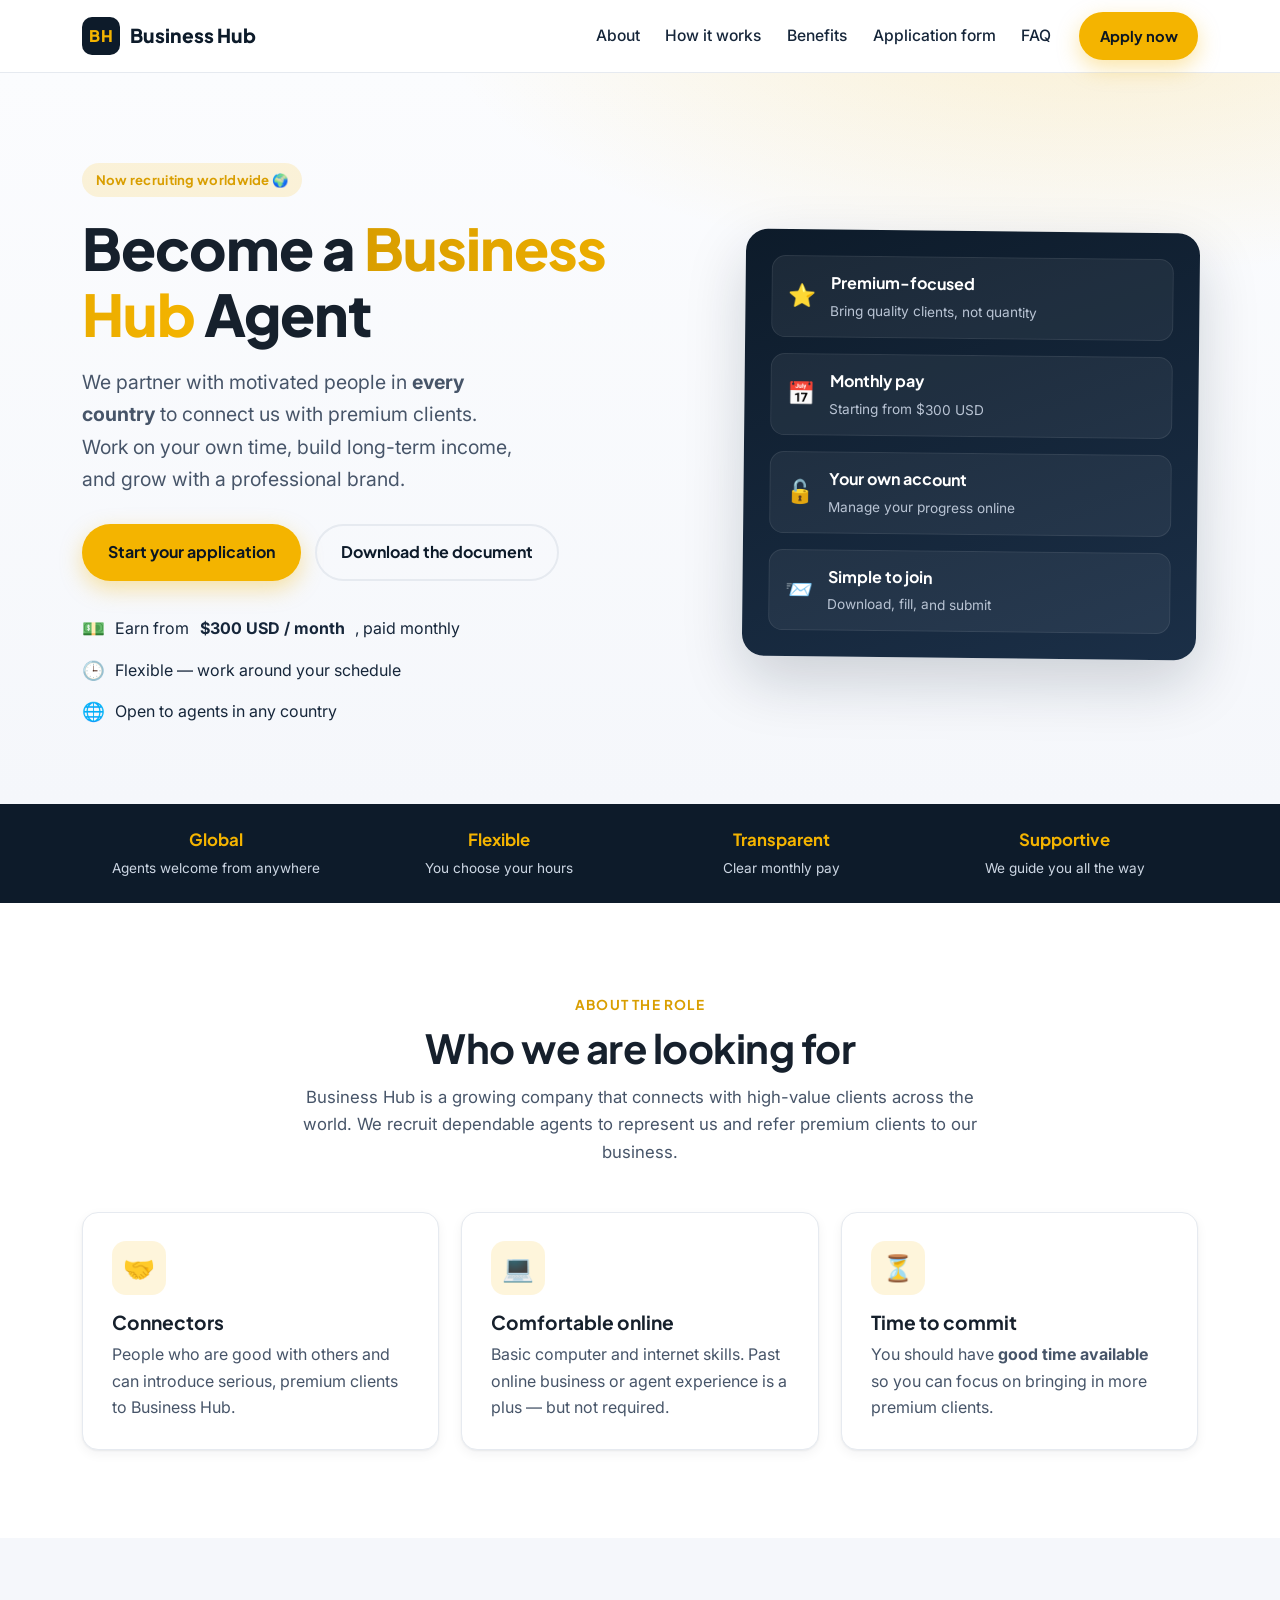
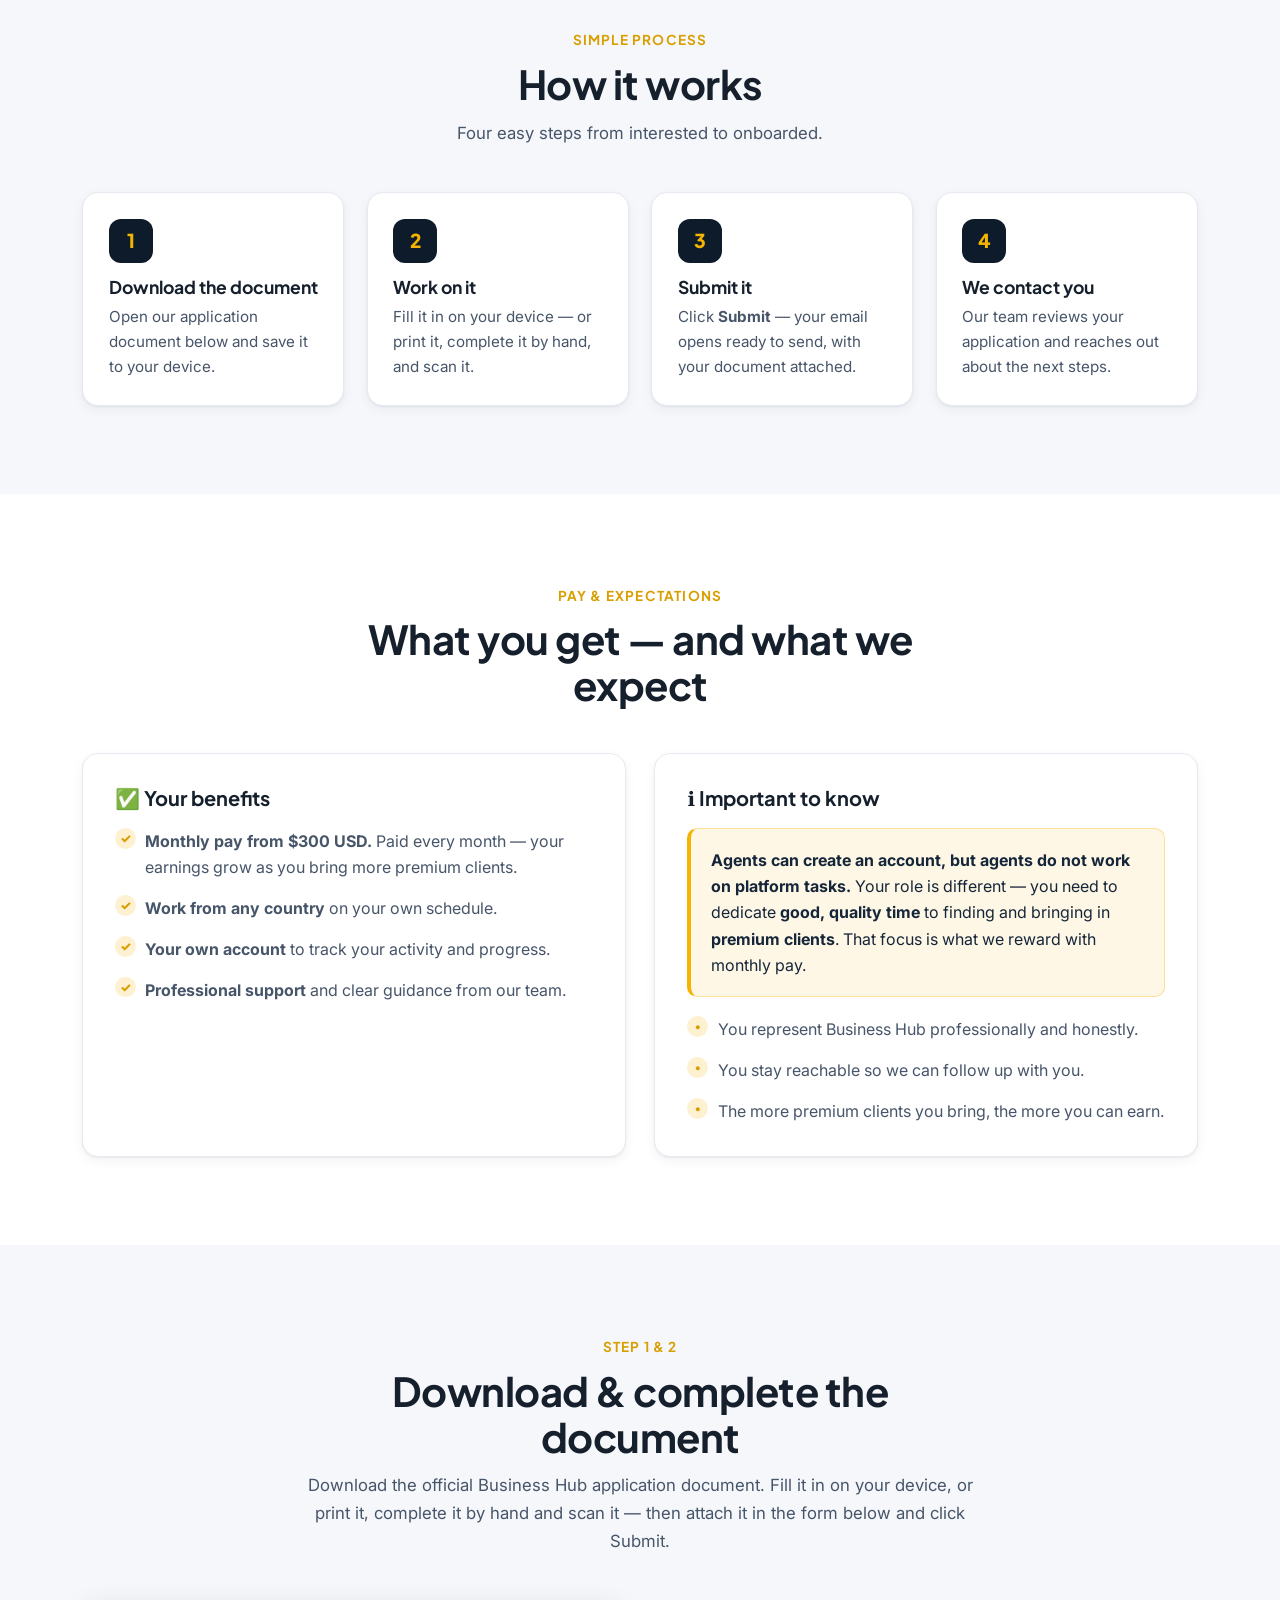
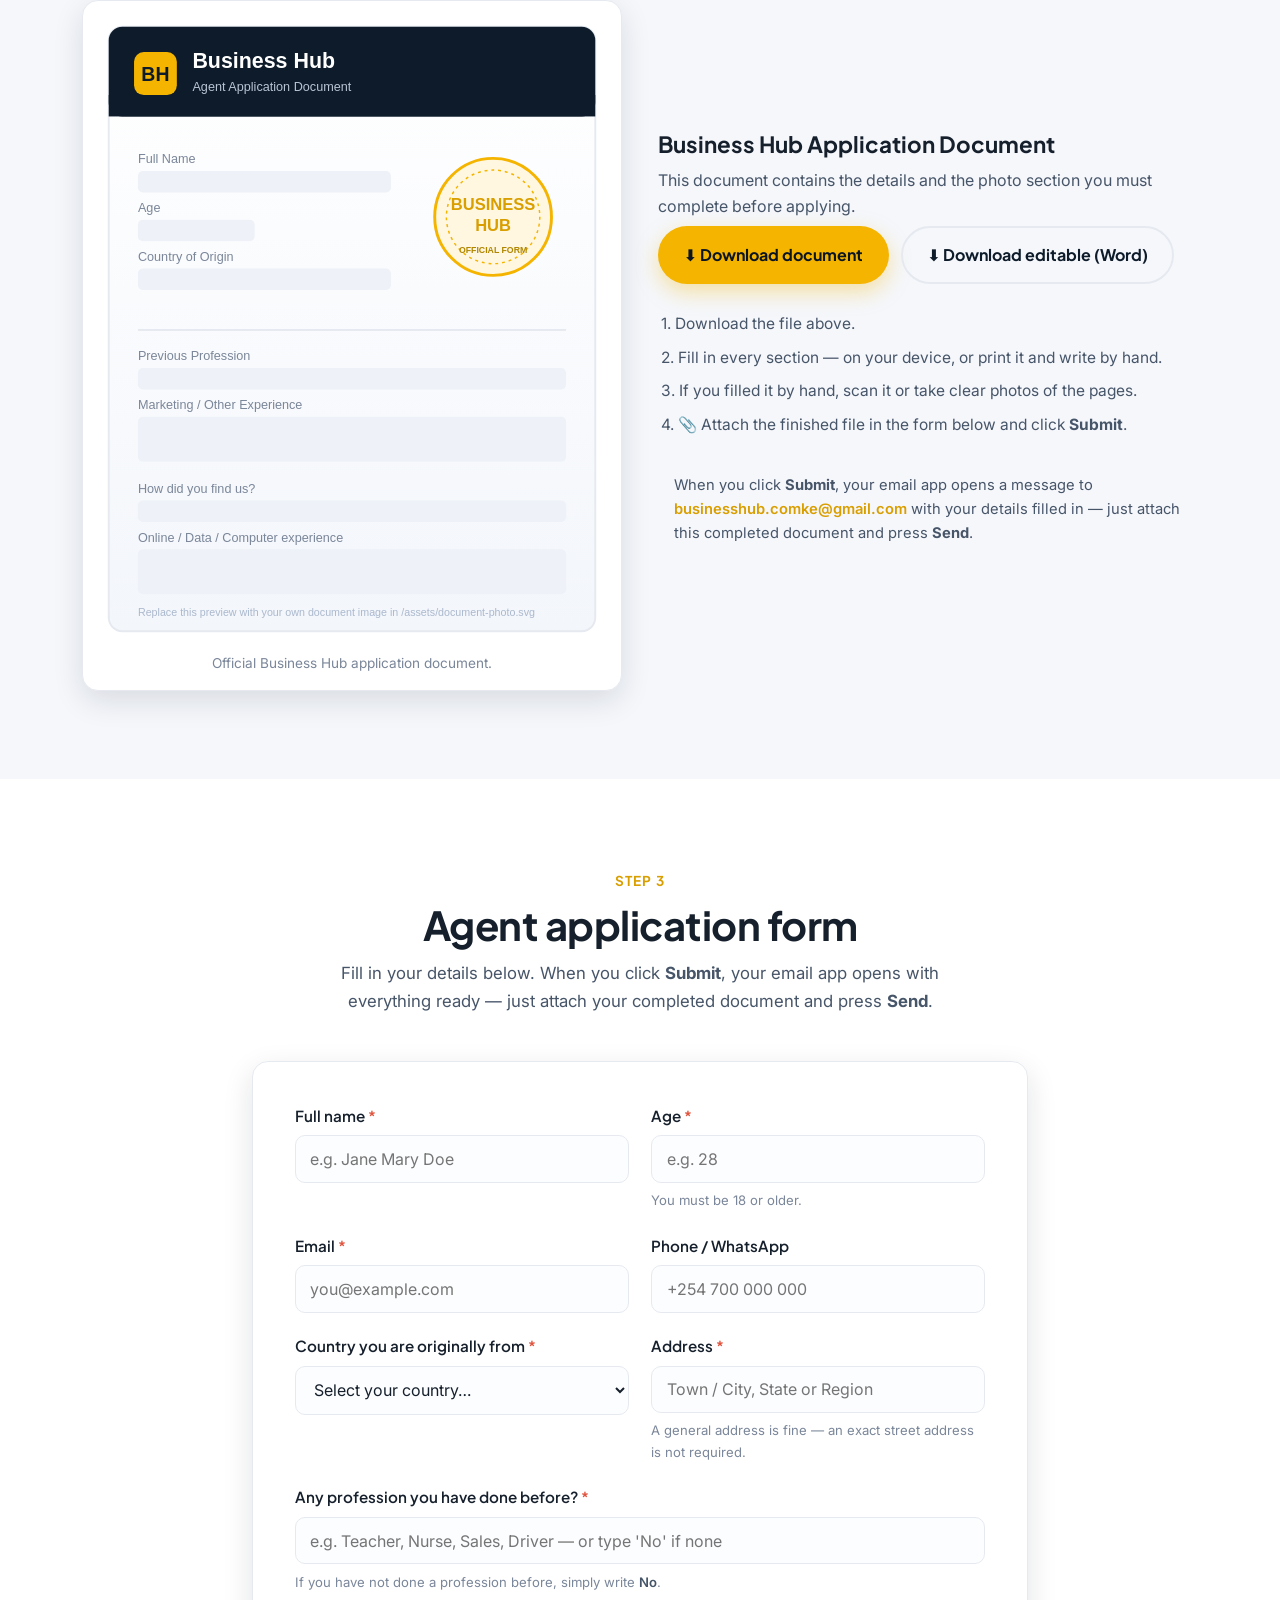
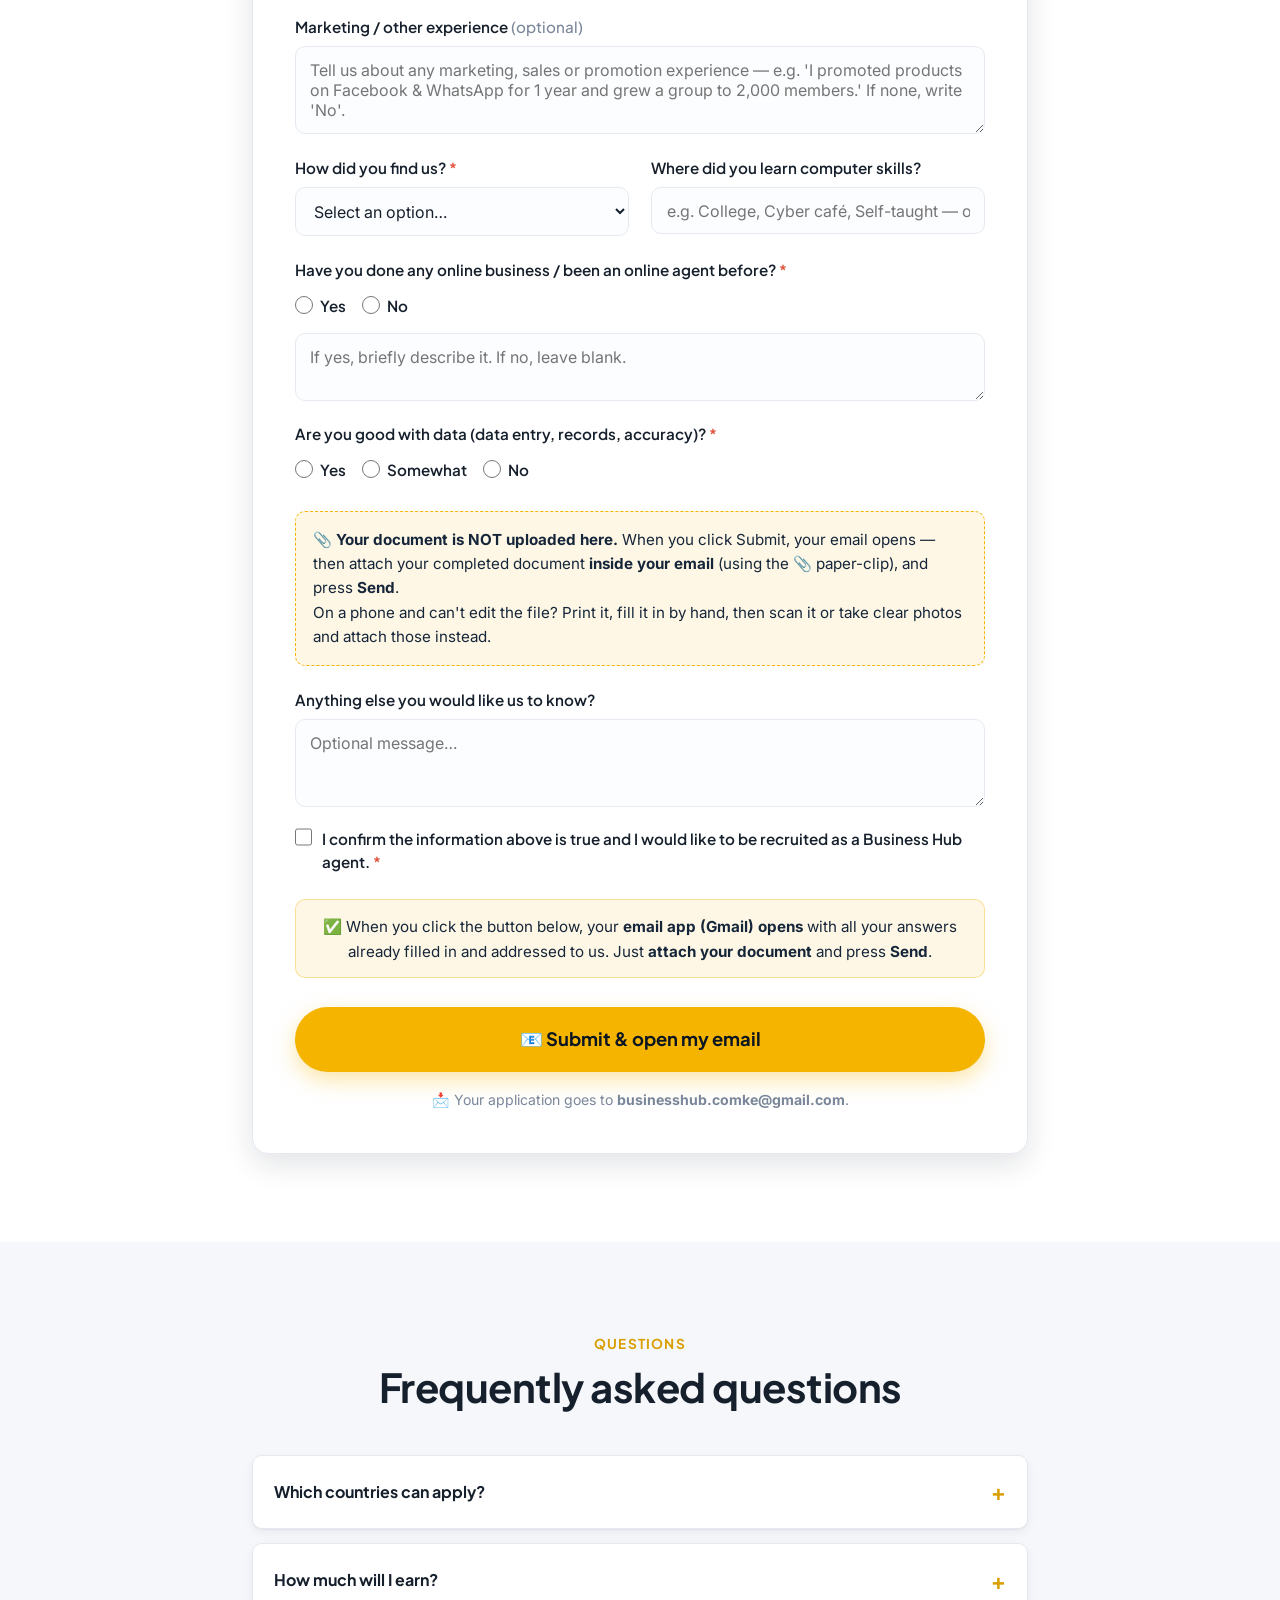
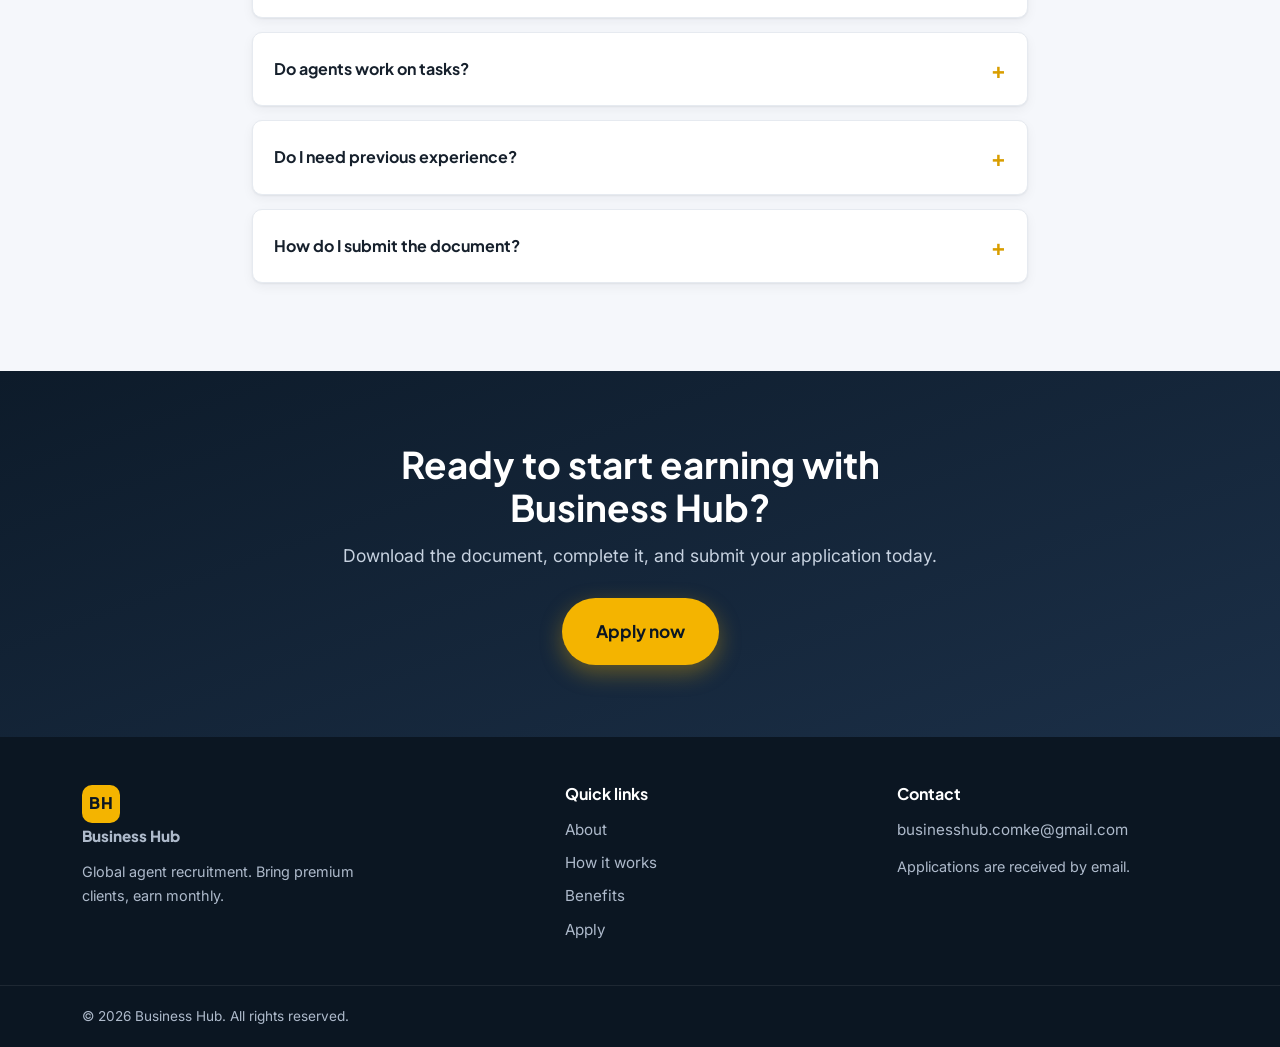
<file: index.html>
<!DOCTYPE html>
<html lang="en">
<head>
  <meta charset="UTF-8" />
  <meta name="viewport" content="width=device-width, initial-scale=1.0" />
  <meta name="description" content="Business Hub recruits professional agents worldwide. Bring premium clients, work on your own schedule, and earn from $300 USD per month, paid monthly." />
  <meta name="theme-color" content="#0d1b2a" />
  <title>Business Hub — Global Agent Recruitment</title>
  <link rel="preconnect" href="https://fonts.googleapis.com" />
  <link rel="preconnect" href="https://fonts.gstatic.com" crossorigin />
  <link href="https://fonts.googleapis.com/css2?family=Plus+Jakarta+Sans:wght@400;500;600;700;800&family=Inter:wght@400;500;600&display=swap" rel="stylesheet" />
  <link rel="stylesheet" href="css/styles.css" />
  <link rel="icon" href="assets/favicon.svg" type="image/svg+xml" />
</head>
<body>
  <!-- ====================== HEADER ====================== -->
  <header class="site-header" id="top">
    <div class="container nav">
      <a href="#top" class="brand" aria-label="Business Hub home">
        <span class="brand-mark">BH</span>
        <span class="brand-text">Business&nbsp;Hub</span>
      </a>
      <nav class="nav-links" aria-label="Primary">
        <a href="#about">About</a>
        <a href="#how">How it works</a>
        <a href="#benefits">Benefits</a>
        <a href="#document">Application form</a>
        <a href="#faq">FAQ</a>
      </nav>
      <a href="#apply" class="btn btn-primary btn-sm nav-cta">Apply now</a>
      <button class="nav-toggle" id="navToggle" aria-label="Open menu" aria-expanded="false">
        <span></span><span></span><span></span>
      </button>
    </div>
  </header>

  <!-- ====================== HERO ====================== -->
  <section class="hero">
    <div class="container hero-grid">
      <div class="hero-copy">
        <span class="eyebrow">Now recruiting worldwide 🌍</span>
        <h1>Become a <span class="grad">Business Hub</span> Agent</h1>
        <p class="lead">
          We partner with motivated people in <strong>every country</strong> to connect us with
          premium clients. Work on your own time, build long-term income, and grow with a
          professional brand.
        </p>
        <div class="hero-actions">
          <a href="#apply" class="btn btn-primary">Start your application</a>
          <a href="#document" class="btn btn-ghost">Download the document</a>
        </div>
        <ul class="hero-points">
          <li><span>💵</span> Earn from <strong>$300 USD / month</strong>, paid monthly</li>
          <li><span>🕒</span> Flexible — work around your schedule</li>
          <li><span>🌐</span> Open to agents in any country</li>
        </ul>
      </div>
      <div class="hero-card">
        <div class="hero-card-inner">
          <div class="hc-row"><span class="hc-icon">⭐</span><div><b>Premium-focused</b><small>Bring quality clients, not quantity</small></div></div>
          <div class="hc-row"><span class="hc-icon">📅</span><div><b>Monthly pay</b><small>Starting from $300 USD</small></div></div>
          <div class="hc-row"><span class="hc-icon">🔓</span><div><b>Your own account</b><small>Manage your progress online</small></div></div>
          <div class="hc-row"><span class="hc-icon">📨</span><div><b>Simple to join</b><small>Download, fill, and submit</small></div></div>
        </div>
      </div>
    </div>
  </section>

  <!-- ====================== TRUST STRIP ====================== -->
  <div class="trust-strip">
    <div class="container trust-grid">
      <div><b>Global</b><span>Agents welcome from anywhere</span></div>
      <div><b>Flexible</b><span>You choose your hours</span></div>
      <div><b>Transparent</b><span>Clear monthly pay</span></div>
      <div><b>Supportive</b><span>We guide you all the way</span></div>
    </div>
  </div>

  <!-- ====================== ABOUT ====================== -->
  <section class="section" id="about">
    <div class="container">
      <div class="section-head">
        <span class="kicker">About the role</span>
        <h2>Who we are looking for</h2>
        <p class="section-sub">
          Business Hub is a growing company that connects with high-value clients across the world.
          We recruit dependable agents to represent us and refer premium clients to our business.
        </p>
      </div>
      <div class="cards-3">
        <article class="card">
          <div class="card-ic">🤝</div>
          <h3>Connectors</h3>
          <p>People who are good with others and can introduce serious, premium clients to Business Hub.</p>
        </article>
        <article class="card">
          <div class="card-ic">💻</div>
          <h3>Comfortable online</h3>
          <p>Basic computer and internet skills. Past online business or agent experience is a plus — but not required.</p>
        </article>
        <article class="card">
          <div class="card-ic">⏳</div>
          <h3>Time to commit</h3>
          <p>You should have <strong>good time available</strong> so you can focus on bringing in more premium clients.</p>
        </article>
      </div>
    </div>
  </section>

  <!-- ====================== HOW IT WORKS ====================== -->
  <section class="section section-alt" id="how">
    <div class="container">
      <div class="section-head">
        <span class="kicker">Simple process</span>
        <h2>How it works</h2>
        <p class="section-sub">Four easy steps from interested to onboarded.</p>
      </div>
      <ol class="steps">
        <li>
          <span class="step-no">1</span>
          <h3>Download the document</h3>
          <p>Open our application document below and save it to your device.</p>
        </li>
        <li>
          <span class="step-no">2</span>
          <h3>Work on it</h3>
          <p>Fill it in on your device — or print it, complete it by hand, and scan it.</p>
        </li>
        <li>
          <span class="step-no">3</span>
          <h3>Submit it</h3>
          <p>Click <strong>Submit</strong> — your email opens ready to send, with your document attached.</p>
        </li>
        <li>
          <span class="step-no">4</span>
          <h3>We contact you</h3>
          <p>Our team reviews your application and reaches out about the next steps.</p>
        </li>
      </ol>
    </div>
  </section>

  <!-- ====================== BENEFITS / IMPORTANT INFO ====================== -->
  <section class="section" id="benefits">
    <div class="container">
      <div class="section-head">
        <span class="kicker">Pay & expectations</span>
        <h2>What you get — and what we expect</h2>
      </div>
      <div class="split">
        <div class="split-col">
          <h3 class="split-title">✅ Your benefits</h3>
          <ul class="check-list">
            <li><strong>Monthly pay from $300 USD.</strong> Paid every month — your earnings grow as you bring more premium clients.</li>
            <li><strong>Work from any country</strong> on your own schedule.</li>
            <li><strong>Your own account</strong> to track your activity and progress.</li>
            <li><strong>Professional support</strong> and clear guidance from our team.</li>
          </ul>
        </div>
        <div class="split-col">
          <h3 class="split-title">ℹ️ Important to know</h3>
          <div class="notice">
            <p>
              <strong>Agents can create an account, but agents do not work on platform tasks.</strong>
              Your role is different — you need to dedicate <strong>good, quality time</strong> to
              finding and bringing in <strong>premium clients</strong>. That focus is what we reward
              with monthly pay.
            </p>
          </div>
          <ul class="check-list muted">
            <li>You represent Business Hub professionally and honestly.</li>
            <li>You stay reachable so we can follow up with you.</li>
            <li>The more premium clients you bring, the more you can earn.</li>
          </ul>
        </div>
      </div>
    </div>
  </section>

  <!-- ====================== DOCUMENT DOWNLOAD + PHOTO ====================== -->
  <section class="section section-alt" id="document">
    <div class="container">
      <div class="section-head">
        <span class="kicker">Step 1 & 2</span>
        <h2>Download &amp; complete the document</h2>
        <p class="section-sub">
          Download the official Business Hub application document. Fill it in on your device, or
          print it, complete it by hand and scan it — then attach it in the form below and click Submit.
        </p>
      </div>

      <div class="doc-grid">
        <!-- Photo / document preview placeholder -->
        <figure class="doc-photo">
          <img src="assets/document-photo.svg" alt="Business Hub application document preview" />
          <figcaption>Official Business Hub application document.</figcaption>
        </figure>

        <!-- Download card -->
        <div class="doc-actions">
          <h3>Business Hub Application Document</h3>
          <p>This document contains the details and the photo section you must complete before applying.</p>
          <a href="documents/Business-Hub-Application.pdf" class="btn btn-primary" download>
            ⬇ Download document
          </a>
          <a href="documents/Business-Hub-Application-Form.docx" class="btn btn-ghost" download>
            ⬇ Download editable (Word)
          </a>
          <ul class="doc-steps">
            <li>1. Download the file above.</li>
            <li>2. Fill in every section — on your device, or print it and write by hand.</li>
            <li>3. If you filled it by hand, scan it or take clear photos of the pages.</li>
            <li>4. 📎 Attach the finished file in the form below and click <strong>Submit</strong>.</li>
          </ul>
          <p class="doc-note">
            When you click <strong>Submit</strong>, your email app opens a message to
            <a href="mailto:businesshub.comke@gmail.com">businesshub.comke@gmail.com</a> with your details
            filled in — just attach this completed document and press <strong>Send</strong>.
          </p>
        </div>
      </div>
    </div>
  </section>

  <!-- ====================== APPLICATION FORM ====================== -->
  <section class="section" id="apply">
    <div class="container narrow">
      <div class="section-head">
        <span class="kicker">Step 3</span>
        <h2>Agent application form</h2>
        <p class="section-sub">
          Fill in your details below. When you click <strong>Submit</strong>, your email app opens with
          everything ready — just attach your completed document and press <strong>Send</strong>.
        </p>
      </div>

      <form id="applyForm" class="form" novalidate>
        <div class="form-grid">
          <div class="field">
            <label for="name">Full name <span class="req">*</span></label>
            <input type="text" id="name" name="Full Name" placeholder="e.g. Jane Mary Doe" required />
          </div>

          <div class="field">
            <label for="age">Age <span class="req">*</span></label>
            <input type="number" id="age" name="Age" min="18" max="100" placeholder="e.g. 28" required />
            <small class="hint">You must be 18 or older.</small>
          </div>

          <div class="field">
            <label for="email">Email <span class="req">*</span></label>
            <input type="email" id="email" name="Email" placeholder="you@example.com" required />
          </div>

          <div class="field">
            <label for="phone">Phone / WhatsApp</label>
            <input type="tel" id="phone" name="Phone" placeholder="+254 700 000 000" />
          </div>

          <div class="field">
            <label for="country">Country you are originally from <span class="req">*</span></label>
            <select id="country" name="Country of Origin" required>
              <option value="" disabled selected>Select your country…</option>
              <!-- Countries injected by JS -->
            </select>
          </div>

          <div class="field">
            <label for="address">Address <span class="req">*</span></label>
            <input type="text" id="address" name="Address" placeholder="Town / City, State or Region" required />
            <small class="hint">A general address is fine — an exact street address is not required.</small>
          </div>

          <div class="field field-full">
            <label for="profession">Any profession you have done before? <span class="req">*</span></label>
            <input type="text" id="profession" name="Previous Profession" placeholder="e.g. Teacher, Nurse, Sales, Driver — or type 'No' if none" required />
            <small class="hint">If you have not done a profession before, simply write <em>No</em>.</small>
          </div>

          <div class="field field-full">
            <label for="marketing">Marketing / other experience <span class="muted-label">(optional)</span></label>
            <textarea id="marketing" name="Marketing & Other Experience" rows="3"
              placeholder="Tell us about any marketing, sales or promotion experience — e.g. 'I promoted products on Facebook & WhatsApp for 1 year and grew a group to 2,000 members.' If none, write 'No'."></textarea>
          </div>

          <div class="field">
            <label for="found">How did you find us? <span class="req">*</span></label>
            <select id="found" name="How They Found Us" required>
              <option value="" disabled selected>Select an option…</option>
              <option>Facebook</option>
              <option>WhatsApp</option>
              <option>Instagram</option>
              <option>TikTok</option>
              <option>X (Twitter)</option>
              <option>Google / Search engine</option>
              <option>Friend or referral</option>
              <option>Advertisement</option>
              <option>Other</option>
            </select>
          </div>

          <div class="field">
            <label for="computer">Where did you learn computer skills?</label>
            <input type="text" id="computer" name="Computer Skills Learned" placeholder="e.g. College, Cyber café, Self-taught — or 'None'" />
          </div>

          <div class="field field-full">
            <span class="group-label">Have you done any online business / been an online agent before? <span class="req">*</span></span>
            <div class="radio-row">
              <label class="radio"><input type="radio" name="Online Experience" value="Yes" required /> Yes</label>
              <label class="radio"><input type="radio" name="Online Experience" value="No" /> No</label>
            </div>
            <textarea id="onlineDetails" name="Online Experience Details" rows="2" placeholder="If yes, briefly describe it. If no, leave blank."></textarea>
          </div>

          <div class="field field-full">
            <span class="group-label">Are you good with data (data entry, records, accuracy)? <span class="req">*</span></span>
            <div class="radio-row">
              <label class="radio"><input type="radio" name="Good With Data" value="Yes" required /> Yes</label>
              <label class="radio"><input type="radio" name="Good With Data" value="Somewhat" /> Somewhat</label>
              <label class="radio"><input type="radio" name="Good With Data" value="No" /> No</label>
            </div>
          </div>

          <div class="field field-full">
            <div class="attach-note">
              📎 <strong>Your document is NOT uploaded here.</strong> When you click Submit, your email opens —
              then attach your completed document <strong>inside your email</strong> (using the 📎 paper-clip),
              and press <strong>Send</strong>.<br />
              On a phone and can't edit the file? Print it, fill it in by hand, then scan it or take clear
              photos and attach those instead.
            </div>
          </div>

          <div class="field field-full">
            <label for="message">Anything else you would like us to know?</label>
            <textarea id="message" name="Additional Message" rows="3" placeholder="Optional message…"></textarea>
          </div>

          <div class="field field-full">
            <label class="checkbox">
              <input type="checkbox" id="agree" name="Agreement" value="I confirm the information is true" required />
              <span>I confirm the information above is true and I would like to be recruited as a Business Hub agent. <span class="req">*</span></span>
            </label>
          </div>
        </div>

        <p class="submit-help">
          ✅ When you click the button below, your <strong>email app (Gmail) opens</strong> with all your
          answers already filled in and addressed to us. Just <strong>attach your document</strong> and press
          <strong>Send</strong>.
        </p>
        <button type="submit" id="submitBtn" class="btn btn-primary btn-block btn-lg btn-submit">
          📧 Submit &amp; open my email
        </button>
        <p class="form-foot">
          📩 Your application goes to <strong>businesshub.comke@gmail.com</strong>.
        </p>

        <!-- Shown after the user clicks submit -->
        <div id="postSubmit" class="post-submit" hidden>
          <h3>📧 Your email is opening…</h3>
          <p>
            A new email to <strong>businesshub.comke@gmail.com</strong> should now be open with your details
            filled in. <strong>Attach your completed document</strong> and press <strong>Send</strong>.
          </p>
          <p class="post-submit-sub">Didn't an email open? Use one of these:</p>
          <div class="post-submit-actions">
            <a id="gmailLink" class="btn btn-primary btn-sm" href="#" target="_blank" rel="noopener">Open in Gmail</a>
            <a id="mailtoLink" class="btn btn-ghost btn-sm" href="#">Open default email app</a>
            <button type="button" id="copyBtn" class="btn btn-ghost btn-sm">Copy my details</button>
          </div>
          <p class="post-submit-foot">
            Or email us directly: <a href="mailto:businesshub.comke@gmail.com">businesshub.comke@gmail.com</a>
          </p>
        </div>
      </form>
    </div>
  </section>

  <!-- ====================== FAQ ====================== -->
  <section class="section section-alt" id="faq">
    <div class="container narrow">
      <div class="section-head">
        <span class="kicker">Questions</span>
        <h2>Frequently asked questions</h2>
      </div>
      <div class="faq">
        <details>
          <summary>Which countries can apply?</summary>
          <p>Anyone, from any country, is welcome to apply. Just select the country you are originally from in the form.</p>
        </details>
        <details>
          <summary>How much will I earn?</summary>
          <p>Pay starts from <strong>$300 USD per month</strong> and is paid monthly. The more premium clients you bring, the more you can earn.</p>
        </details>
        <details>
          <summary>Do agents work on tasks?</summary>
          <p>No. Agents can create an account, but agents do not work on platform tasks. Your job is to dedicate good time to bringing in premium clients.</p>
        </details>
        <details>
          <summary>Do I need previous experience?</summary>
          <p>No. Previous profession, online business, or agent experience is helpful but not required. If you have none, simply write "No" in the form.</p>
        </details>
        <details>
          <summary>How do I submit the document?</summary>
          <p>Download the document and complete it. Fill in the form and click Submit — your email app opens with your details ready. Attach the completed document and press Send.</p>
        </details>
      </div>
    </div>
  </section>

  <!-- ====================== CTA ====================== -->
  <section class="cta">
    <div class="container cta-inner">
      <h2>Ready to start earning with Business Hub?</h2>
      <p>Download the document, complete it, and submit your application today.</p>
      <a href="#apply" class="btn btn-primary btn-lg">Apply now</a>
    </div>
  </section>

  <!-- ====================== FOOTER ====================== -->
  <footer class="site-footer">
    <div class="container footer-grid">
      <div>
        <a href="#top" class="brand brand-light">
          <span class="brand-mark">BH</span>
          <span class="brand-text">Business&nbsp;Hub</span>
        </a>
        <p class="footer-note">Global agent recruitment. Bring premium clients, earn monthly.</p>
      </div>
      <div>
        <h4>Quick links</h4>
        <a href="#about">About</a>
        <a href="#how">How it works</a>
        <a href="#benefits">Benefits</a>
        <a href="#apply">Apply</a>
      </div>
      <div>
        <h4>Contact</h4>
        <a href="mailto:businesshub.comke@gmail.com">businesshub.comke@gmail.com</a>
        <p class="footer-note">Applications are received by email.</p>
      </div>
    </div>
    <div class="footer-bottom">
      <div class="container">
        <span>© <span id="year"></span> Business Hub. All rights reserved.</span>
      </div>
    </div>
  </footer>

  <script src="js/main.js"></script>
</body>
</html>
</file>
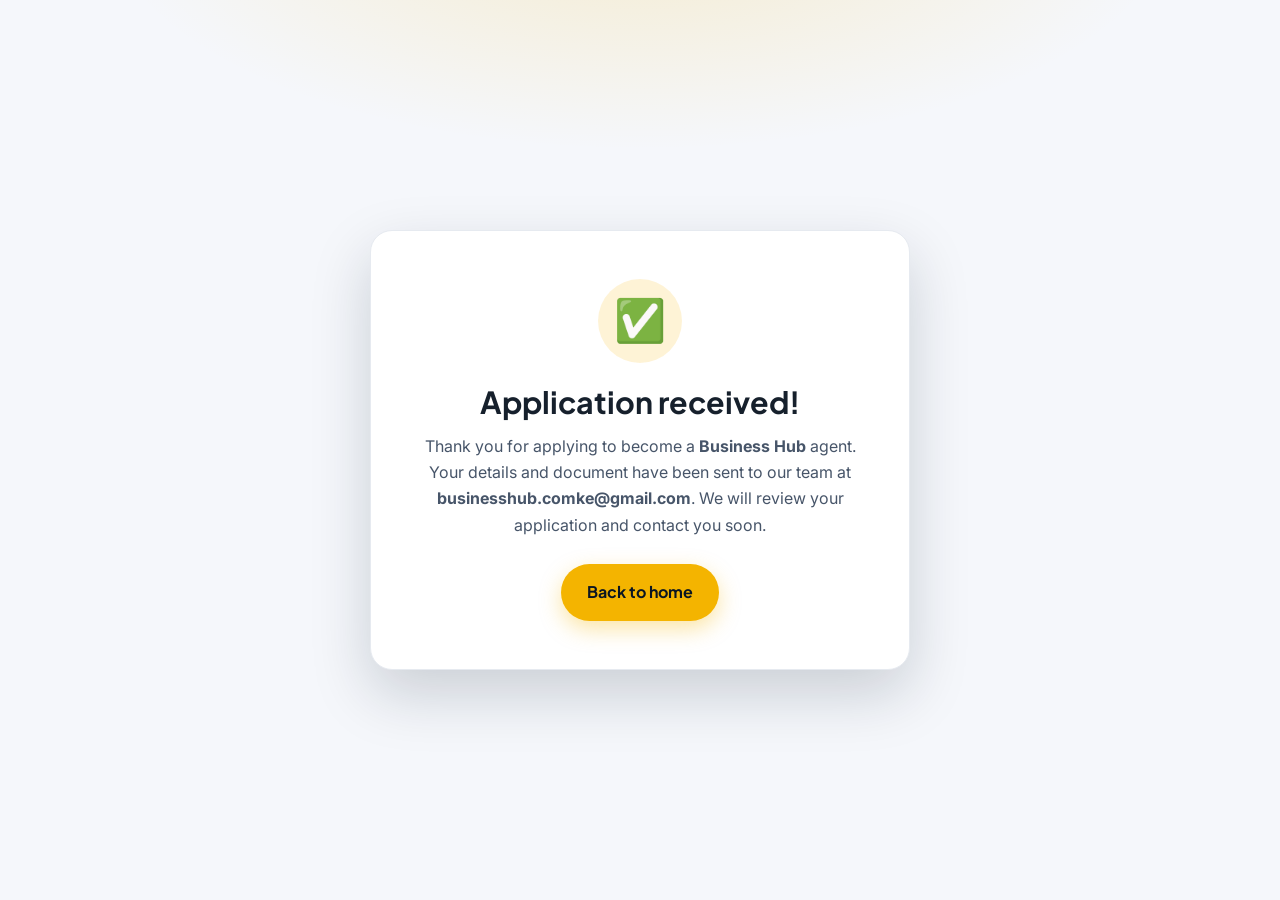
<file: thank-you.html>
<!DOCTYPE html>
<html lang="en">
<head>
  <meta charset="UTF-8" />
  <meta name="viewport" content="width=device-width, initial-scale=1.0" />
  <title>Application received — Business Hub</title>
  <link rel="preconnect" href="https://fonts.googleapis.com" />
  <link rel="preconnect" href="https://fonts.gstatic.com" crossorigin />
  <link href="https://fonts.googleapis.com/css2?family=Plus+Jakarta+Sans:wght@400;600;700;800&family=Inter:wght@400;500&display=swap" rel="stylesheet" />
  <link rel="stylesheet" href="css/styles.css" />
  <link rel="icon" href="assets/favicon.svg" type="image/svg+xml" />
  <style>
    .ty-wrap { min-height: 100vh; display: grid; place-items: center; padding: 2rem;
      background: radial-gradient(900px 400px at 50% -10%, rgba(244,180,0,.18), transparent 60%), var(--bg-alt); }
    .ty-card { background: #fff; border: 1px solid var(--line); border-radius: 22px; box-shadow: var(--shadow-lg);
      max-width: 540px; text-align: center; padding: 3rem 2.4rem; }
    .ty-check { width: 84px; height: 84px; margin: 0 auto 1.4rem; border-radius: 50%;
      background: rgba(244,180,0,.16); display: grid; place-items: center; font-size: 2.6rem; }
    .ty-card h1 { font-size: 1.9rem; margin-bottom: .8rem; }
    .ty-card p { color: var(--body); margin-bottom: 1.6rem; }
  </style>
</head>
<body>
  <div class="ty-wrap">
    <div class="ty-card">
      <div class="ty-check">✅</div>
      <h1>Application received!</h1>
      <p>
        Thank you for applying to become a <strong>Business Hub</strong> agent. Your details and
        document have been sent to our team at <strong>businesshub.comke@gmail.com</strong>.
        We will review your application and contact you soon.
      </p>
      <a href="index.html#top" class="btn btn-primary">Back to home</a>
    </div>
  </div>
</body>
</html>
</file>
<file: css/styles.css>
/* ===================================================================
   Business Hub — Agent Recruitment
   Professional theme: deep navy + gold accent
   =================================================================== */

:root {
  --navy-900: #0b1622;
  --navy-800: #0d1b2a;
  --navy-700: #16263a;
  --navy-600: #1b2f47;
  --gold: #f4b400;
  --gold-dark: #d99e00;
  --ink: #16202c;
  --body: #475569;
  --muted: #7a8699;
  --line: #e6eaf0;
  --bg: #ffffff;
  --bg-alt: #f5f7fb;
  --white: #ffffff;
  --radius: 16px;
  --radius-sm: 10px;
  --shadow-sm: 0 1px 2px rgba(13, 27, 42, .06), 0 4px 12px rgba(13, 27, 42, .05);
  --shadow-md: 0 10px 30px rgba(13, 27, 42, .12);
  --shadow-lg: 0 24px 60px rgba(13, 27, 42, .18);
  --maxw: 1160px;
  --font-head: "Plus Jakarta Sans", system-ui, sans-serif;
  --font-body: "Inter", system-ui, sans-serif;
}

* { box-sizing: border-box; margin: 0; padding: 0; }

html { scroll-behavior: smooth; scroll-padding-top: 84px; }

body {
  font-family: var(--font-body);
  color: var(--body);
  background: var(--bg);
  line-height: 1.65;
  -webkit-font-smoothing: antialiased;
}

h1, h2, h3, h4 { font-family: var(--font-head); color: var(--ink); line-height: 1.15; font-weight: 700; }

a { color: inherit; text-decoration: none; }

img, svg { max-width: 100%; display: block; }

.container { width: 100%; max-width: var(--maxw); margin: 0 auto; padding: 0 22px; }
.container.narrow { max-width: 820px; }

/* ---------- Buttons ---------- */
.btn {
  display: inline-flex; align-items: center; justify-content: center; gap: .5rem;
  font-family: var(--font-head); font-weight: 700; font-size: 1rem;
  padding: .85rem 1.5rem; border-radius: 999px; cursor: pointer;
  border: 2px solid transparent; transition: transform .15s ease, box-shadow .2s ease, background .2s ease, color .2s ease;
  white-space: nowrap;
}
.btn:active { transform: translateY(1px); }
.btn-primary { background: var(--gold); color: var(--navy-900); box-shadow: 0 8px 22px rgba(244, 180, 0, .35); }
.btn-primary:hover { background: var(--gold-dark); transform: translateY(-2px); box-shadow: 0 12px 28px rgba(244, 180, 0, .45); }
.btn-ghost { background: transparent; color: var(--navy-800); border-color: var(--line); }
.btn-ghost:hover { border-color: var(--navy-800); transform: translateY(-2px); }
.btn-sm { padding: .6rem 1.15rem; font-size: .92rem; }
.btn-lg { padding: 1.05rem 2rem; font-size: 1.08rem; }
.btn-block { width: 100%; }

/* ---------- Header ---------- */
.site-header {
  position: sticky; top: 0; z-index: 50;
  background: rgba(255, 255, 255, .85);
  backdrop-filter: saturate(180%) blur(12px);
  border-bottom: 1px solid var(--line);
}
.nav { display: flex; align-items: center; gap: 1.5rem; height: 72px; }
.brand { display: flex; align-items: center; gap: .6rem; font-family: var(--font-head); font-weight: 800; font-size: 1.2rem; color: var(--navy-800); }
.brand-mark {
  display: grid; place-items: center; width: 38px; height: 38px; border-radius: 10px;
  background: var(--navy-800); color: var(--gold); font-weight: 800; font-size: 1rem;
  letter-spacing: .5px;
}
.brand-light { color: var(--white); }
.brand-light .brand-mark { background: var(--gold); color: var(--navy-900); }
.nav-links { display: flex; gap: 1.6rem; margin-left: auto; }
.nav-links a { font-weight: 500; color: var(--navy-700); font-size: .98rem; }
.nav-links a:hover { color: var(--gold-dark); }
.nav-cta { margin-left: .25rem; }
.nav-toggle { display: none; flex-direction: column; gap: 5px; background: none; border: 0; cursor: pointer; padding: 6px; }
.nav-toggle span { width: 24px; height: 2px; background: var(--navy-800); border-radius: 2px; transition: .25s; }

/* ---------- Hero ---------- */
.hero {
  background:
    radial-gradient(1100px 460px at 85% -10%, rgba(244, 180, 0, .18), transparent 60%),
    linear-gradient(180deg, #fbfcfe 0%, #f5f7fb 100%);
  padding: clamp(3rem, 7vw, 6rem) 0 clamp(3rem, 6vw, 5rem);
  overflow: hidden;
}
.hero-grid { display: grid; grid-template-columns: 1.15fr .85fr; gap: 3rem; align-items: center; }
.eyebrow {
  display: inline-block; background: rgba(244, 180, 0, .15); color: var(--gold-dark);
  font-weight: 700; font-size: .82rem; padding: .4rem .85rem; border-radius: 999px; margin-bottom: 1.1rem;
  font-family: var(--font-head); letter-spacing: .3px;
}
.hero h1 { font-size: clamp(2.3rem, 5.2vw, 3.6rem); font-weight: 800; letter-spacing: -1px; }
.grad { background: linear-gradient(90deg, var(--gold-dark), var(--gold)); -webkit-background-clip: text; background-clip: text; color: transparent; }
.lead { font-size: clamp(1.05rem, 2vw, 1.22rem); color: var(--body); margin: 1.2rem 0 1.8rem; max-width: 36ch; }
.hero-actions { display: flex; flex-wrap: wrap; gap: .9rem; margin-bottom: 2rem; }
.hero-points { list-style: none; display: grid; gap: .7rem; }
.hero-points li { display: flex; align-items: center; gap: .65rem; font-size: 1rem; color: var(--navy-700); }
.hero-points span { font-size: 1.15rem; }

.hero-card {
  background: linear-gradient(160deg, var(--navy-800), var(--navy-600));
  border-radius: 22px; padding: 1.6rem; box-shadow: var(--shadow-lg);
  transform: rotate(.6deg);
}
.hero-card-inner { display: grid; gap: 1rem; }
.hc-row { display: flex; align-items: center; gap: .9rem; background: rgba(255, 255, 255, .06); border: 1px solid rgba(255, 255, 255, .08); border-radius: 14px; padding: .85rem 1rem; }
.hc-icon { font-size: 1.4rem; }
.hc-row b { color: var(--white); font-family: var(--font-head); font-size: 1rem; display: block; }
.hc-row small { color: #b9c4d4; font-size: .85rem; }

/* ---------- Trust strip ---------- */
.trust-strip { background: var(--navy-800); }
.trust-grid { display: grid; grid-template-columns: repeat(4, 1fr); gap: 1rem; padding: 1.4rem 22px; text-align: center; }
.trust-grid div { color: #cdd7e4; }
.trust-grid b { display: block; color: var(--gold); font-family: var(--font-head); font-size: 1.05rem; }
.trust-grid span { font-size: .85rem; }

/* ---------- Sections ---------- */
.section { padding: clamp(3.2rem, 7vw, 5.5rem) 0; }
.section-alt { background: var(--bg-alt); }
.section-head { text-align: center; max-width: 680px; margin: 0 auto 2.8rem; }
.kicker { color: var(--gold-dark); font-family: var(--font-head); font-weight: 700; font-size: .85rem; letter-spacing: 1.2px; text-transform: uppercase; }
.section-head h2 { font-size: clamp(1.8rem, 3.6vw, 2.5rem); margin: .5rem 0 .8rem; letter-spacing: -.5px; }
.section-sub { color: var(--body); font-size: 1.05rem; }

/* ---------- Cards (3) ---------- */
.cards-3 { display: grid; grid-template-columns: repeat(3, 1fr); gap: 1.4rem; }
.card { background: var(--white); border: 1px solid var(--line); border-radius: var(--radius); padding: 1.8rem; box-shadow: var(--shadow-sm); transition: transform .2s ease, box-shadow .2s ease; }
.card:hover { transform: translateY(-4px); box-shadow: var(--shadow-md); }
.card-ic { width: 54px; height: 54px; display: grid; place-items: center; font-size: 1.6rem; background: rgba(244, 180, 0, .14); border-radius: 14px; margin-bottom: 1rem; }
.card h3 { font-size: 1.2rem; margin-bottom: .5rem; }

/* ---------- Steps ---------- */
.steps { list-style: none; display: grid; grid-template-columns: repeat(4, 1fr); gap: 1.4rem; counter-reset: step; }
.steps li { background: var(--white); border: 1px solid var(--line); border-radius: var(--radius); padding: 1.6rem; position: relative; box-shadow: var(--shadow-sm); }
.step-no { display: grid; place-items: center; width: 44px; height: 44px; border-radius: 12px; background: var(--navy-800); color: var(--gold); font-family: var(--font-head); font-weight: 800; font-size: 1.2rem; margin-bottom: .9rem; }
.steps h3 { font-size: 1.1rem; margin-bottom: .4rem; }
.steps p { font-size: .95rem; }

/* ---------- Split (benefits) ---------- */
.split { display: grid; grid-template-columns: 1fr 1fr; gap: 1.8rem; }
.split-col { background: var(--white); border: 1px solid var(--line); border-radius: var(--radius); padding: 2rem; box-shadow: var(--shadow-sm); }
.split-title { font-size: 1.25rem; margin-bottom: 1.2rem; }
.check-list { list-style: none; display: grid; gap: .9rem; }
.check-list li { position: relative; padding-left: 1.9rem; color: var(--body); }
.check-list li::before { content: "✓"; position: absolute; left: 0; top: 0; width: 1.3rem; height: 1.3rem; background: rgba(244, 180, 0, .18); color: var(--gold-dark); border-radius: 50%; display: grid; place-items: center; font-weight: 800; font-size: .8rem; }
.check-list.muted li::before { content: "•"; }
.notice { background: rgba(244, 180, 0, .1); border: 1px solid rgba(244, 180, 0, .35); border-left: 4px solid var(--gold); border-radius: var(--radius-sm); padding: 1.1rem 1.2rem; margin-bottom: 1.2rem; }
.notice p { color: var(--navy-700); }

/* ---------- Document section ---------- */
.doc-grid { display: grid; grid-template-columns: 1fr 1fr; gap: 2.2rem; align-items: center; }
.doc-photo { background: var(--white); border: 1px solid var(--line); border-radius: var(--radius); padding: 1rem; box-shadow: var(--shadow-md); }
.doc-photo img { border-radius: var(--radius-sm); width: 100%; }
.doc-photo figcaption { text-align: center; font-size: .85rem; color: var(--muted); margin-top: .7rem; }
.doc-actions h3 { font-size: 1.4rem; margin-bottom: .6rem; }
.doc-actions .btn { margin: .4rem .5rem .4rem 0; }
.doc-steps { list-style: none; margin: 1.3rem 0; display: grid; gap: .5rem; }
.doc-steps li { padding-left: .2rem; color: var(--body); font-size: .97rem; }
.doc-note { background: var(--bg-alt); border-radius: var(--radius-sm); padding: .9rem 1rem; font-size: .92rem; }
.doc-note a { color: var(--gold-dark); font-weight: 600; }

/* ---------- Form ---------- */
.form { background: var(--white); border: 1px solid var(--line); border-radius: var(--radius); padding: clamp(1.4rem, 4vw, 2.6rem); box-shadow: var(--shadow-md); }
.form-grid { display: grid; grid-template-columns: 1fr 1fr; gap: 1.3rem 1.4rem; }
.field { display: flex; flex-direction: column; gap: .45rem; }
.field-full { grid-column: 1 / -1; }
.field label, .group-label { font-family: var(--font-head); font-weight: 600; font-size: .95rem; color: var(--ink); }
.muted-label { color: var(--muted); font-weight: 500; }
.req { color: #e0533d; }
.field input, .field select, .field textarea {
  font-family: var(--font-body); font-size: 1rem; color: var(--ink);
  padding: .8rem .9rem; border: 1.5px solid var(--line); border-radius: var(--radius-sm);
  background: #fcfdff; transition: border-color .15s ease, box-shadow .15s ease; width: 100%;
}
.field input:focus, .field select:focus, .field textarea:focus { outline: none; border-color: var(--gold); box-shadow: 0 0 0 3px rgba(244, 180, 0, .2); }
.field textarea { resize: vertical; }
.attach-note { background: rgba(244, 180, 0, .1); border: 1.5px dashed var(--gold); border-radius: var(--radius-sm); padding: 1rem 1.1rem; color: var(--navy-700); font-size: .95rem; line-height: 1.6; }
.submit-help { background: rgba(244, 180, 0, .1); border: 1px solid rgba(244, 180, 0, .35); border-radius: var(--radius-sm); padding: .85rem 1rem; margin-top: 1.6rem; color: var(--navy-700); font-size: .95rem; text-align: center; }
.btn-submit { margin-top: .9rem; font-size: 1.15rem; padding: 1.15rem 2rem; }
.post-submit { margin-top: 1.6rem; padding: 1.5rem; border: 2px solid var(--gold); border-radius: var(--radius); background: rgba(244, 180, 0, .08); text-align: center; }
.post-submit h3 { font-size: 1.3rem; margin-bottom: .6rem; }
.post-submit p { color: var(--navy-700); }
.post-submit-sub { margin-top: 1rem; font-weight: 600; font-size: .95rem; }
.post-submit-actions { display: flex; flex-wrap: wrap; gap: .6rem; justify-content: center; margin: .9rem 0; }
.post-submit-foot { font-size: .9rem; }
.post-submit-foot a { color: var(--gold-dark); font-weight: 600; }
.hint { font-size: .82rem; color: var(--muted); }
.hint em { color: var(--body); font-style: normal; font-weight: 600; }
.radio-row { display: flex; flex-wrap: wrap; gap: 1rem; margin: .2rem 0 .5rem; }
.radio { display: inline-flex; align-items: center; gap: .45rem; font-weight: 500; cursor: pointer; font-family: var(--font-body); }
.radio input, .checkbox input { width: 18px; height: 18px; accent-color: var(--gold-dark); cursor: pointer; }
.checkbox { display: flex; align-items: flex-start; gap: .65rem; font-weight: 500; cursor: pointer; color: var(--body); }
.checkbox span { font-size: .95rem; line-height: 1.5; }
.form .btn-block { margin-top: 1.8rem; }
.form-foot { text-align: center; font-size: .88rem; color: var(--muted); margin-top: 1rem; }

/* ---------- FAQ ---------- */
.faq { display: grid; gap: .9rem; }
.faq details { background: var(--white); border: 1px solid var(--line); border-radius: var(--radius-sm); padding: 1.1rem 1.3rem; box-shadow: var(--shadow-sm); }
.faq summary { font-family: var(--font-head); font-weight: 700; color: var(--ink); cursor: pointer; list-style: none; display: flex; justify-content: space-between; align-items: center; }
.faq summary::after { content: "+"; font-size: 1.4rem; color: var(--gold-dark); transition: transform .2s; }
.faq details[open] summary::after { transform: rotate(45deg); }
.faq p { margin-top: .8rem; color: var(--body); }

/* ---------- CTA ---------- */
.cta { background: linear-gradient(160deg, var(--navy-800), var(--navy-600)); color: var(--white); padding: clamp(3rem, 6vw, 4.5rem) 0; text-align: center; }
.cta-inner { max-width: 640px; }
.cta h2 { color: var(--white); font-size: clamp(1.7rem, 3.5vw, 2.3rem); }
.cta p { color: #c7d2e0; margin: .8rem 0 1.8rem; font-size: 1.1rem; }

/* ---------- Footer ---------- */
.site-footer { background: var(--navy-900); color: #aebacb; padding-top: 3rem; }
.footer-grid { display: grid; grid-template-columns: 1.5fr 1fr 1fr; gap: 2rem; padding-bottom: 2.2rem; }
.footer-grid h4 { color: var(--white); margin-bottom: .9rem; font-size: 1rem; }
.footer-grid a { display: block; color: #aebacb; font-size: .95rem; margin-bottom: .5rem; }
.footer-grid a:hover { color: var(--gold); }
.footer-note { font-size: .9rem; margin-top: .8rem; max-width: 32ch; }
.footer-bottom { border-top: 1px solid rgba(255, 255, 255, .08); padding: 1.2rem 0; font-size: .85rem; }

/* ---------- Responsive ---------- */
@media (max-width: 920px) {
  .hero-grid { grid-template-columns: 1fr; gap: 2.4rem; }
  .hero-card { transform: none; max-width: 460px; }
  .cards-3 { grid-template-columns: 1fr; }
  .steps { grid-template-columns: 1fr 1fr; }
  .split { grid-template-columns: 1fr; }
  .doc-grid { grid-template-columns: 1fr; }
  .trust-grid { grid-template-columns: 1fr 1fr; gap: 1.2rem; }
  .footer-grid { grid-template-columns: 1fr 1fr; }
  .nav-links { display: none; position: absolute; top: 72px; left: 0; right: 0; background: var(--white); flex-direction: column; padding: 1rem 22px; gap: 0; border-bottom: 1px solid var(--line); box-shadow: var(--shadow-md); }
  .nav-links.open { display: flex; }
  .nav-links a { padding: .8rem 0; border-bottom: 1px solid var(--line); }
  .nav-toggle { display: flex; margin-left: auto; }
  .nav-cta { display: none; }
}
@media (max-width: 560px) {
  .form-grid { grid-template-columns: 1fr; }
  .steps { grid-template-columns: 1fr; }
  .trust-grid { grid-template-columns: 1fr; }
  .footer-grid { grid-template-columns: 1fr; }
}
</file>
